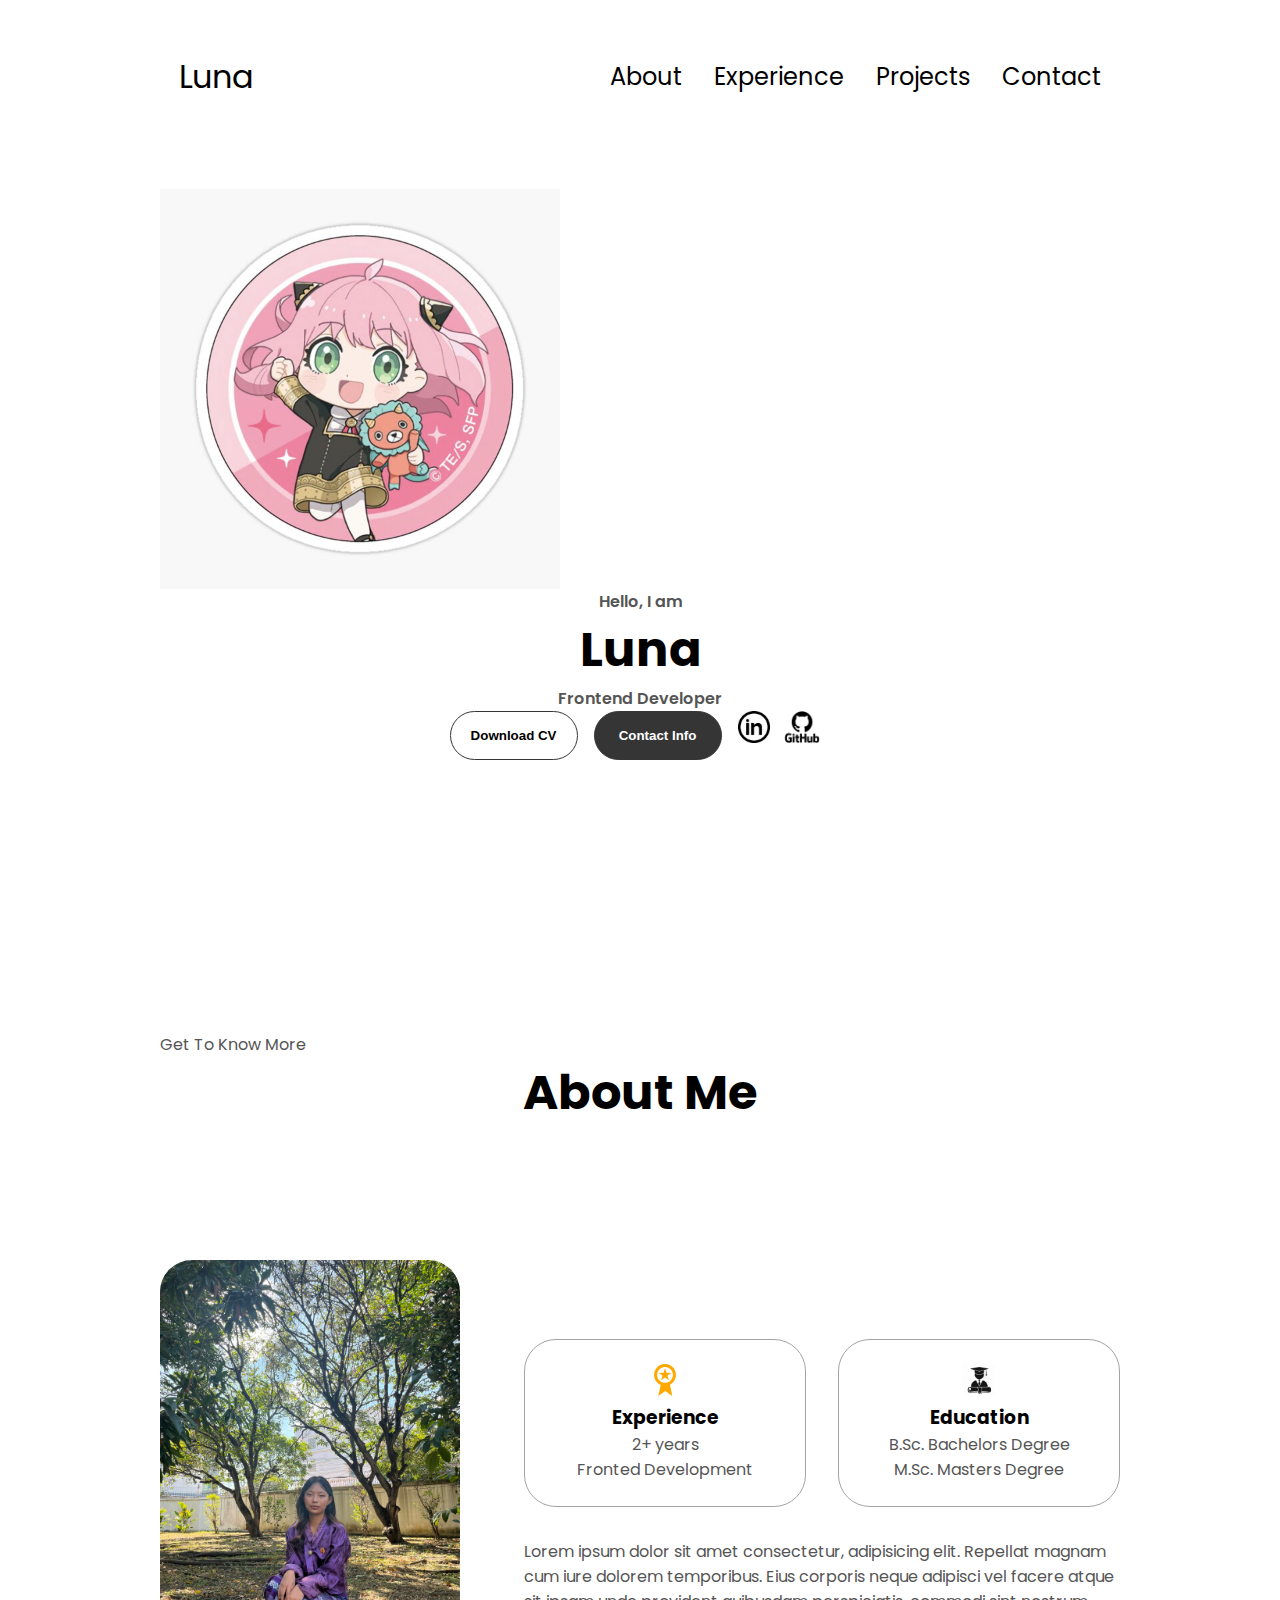
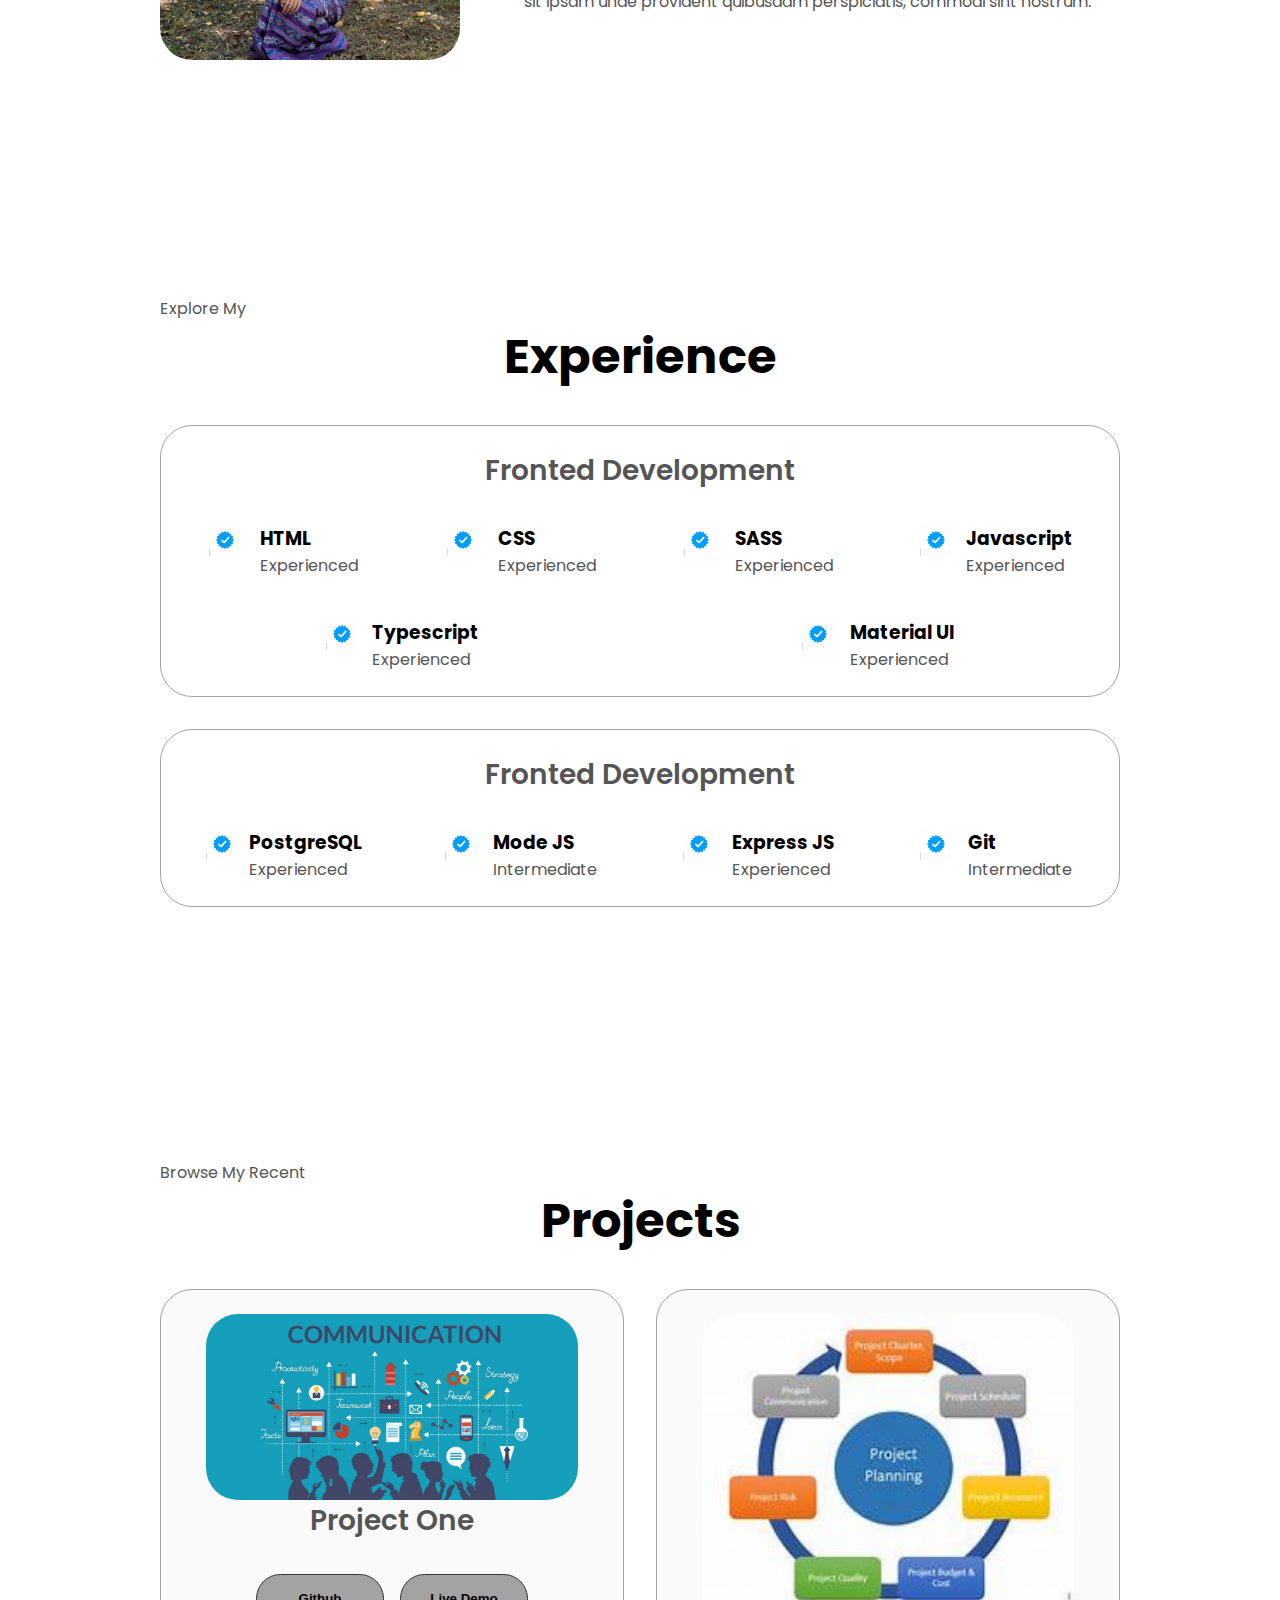
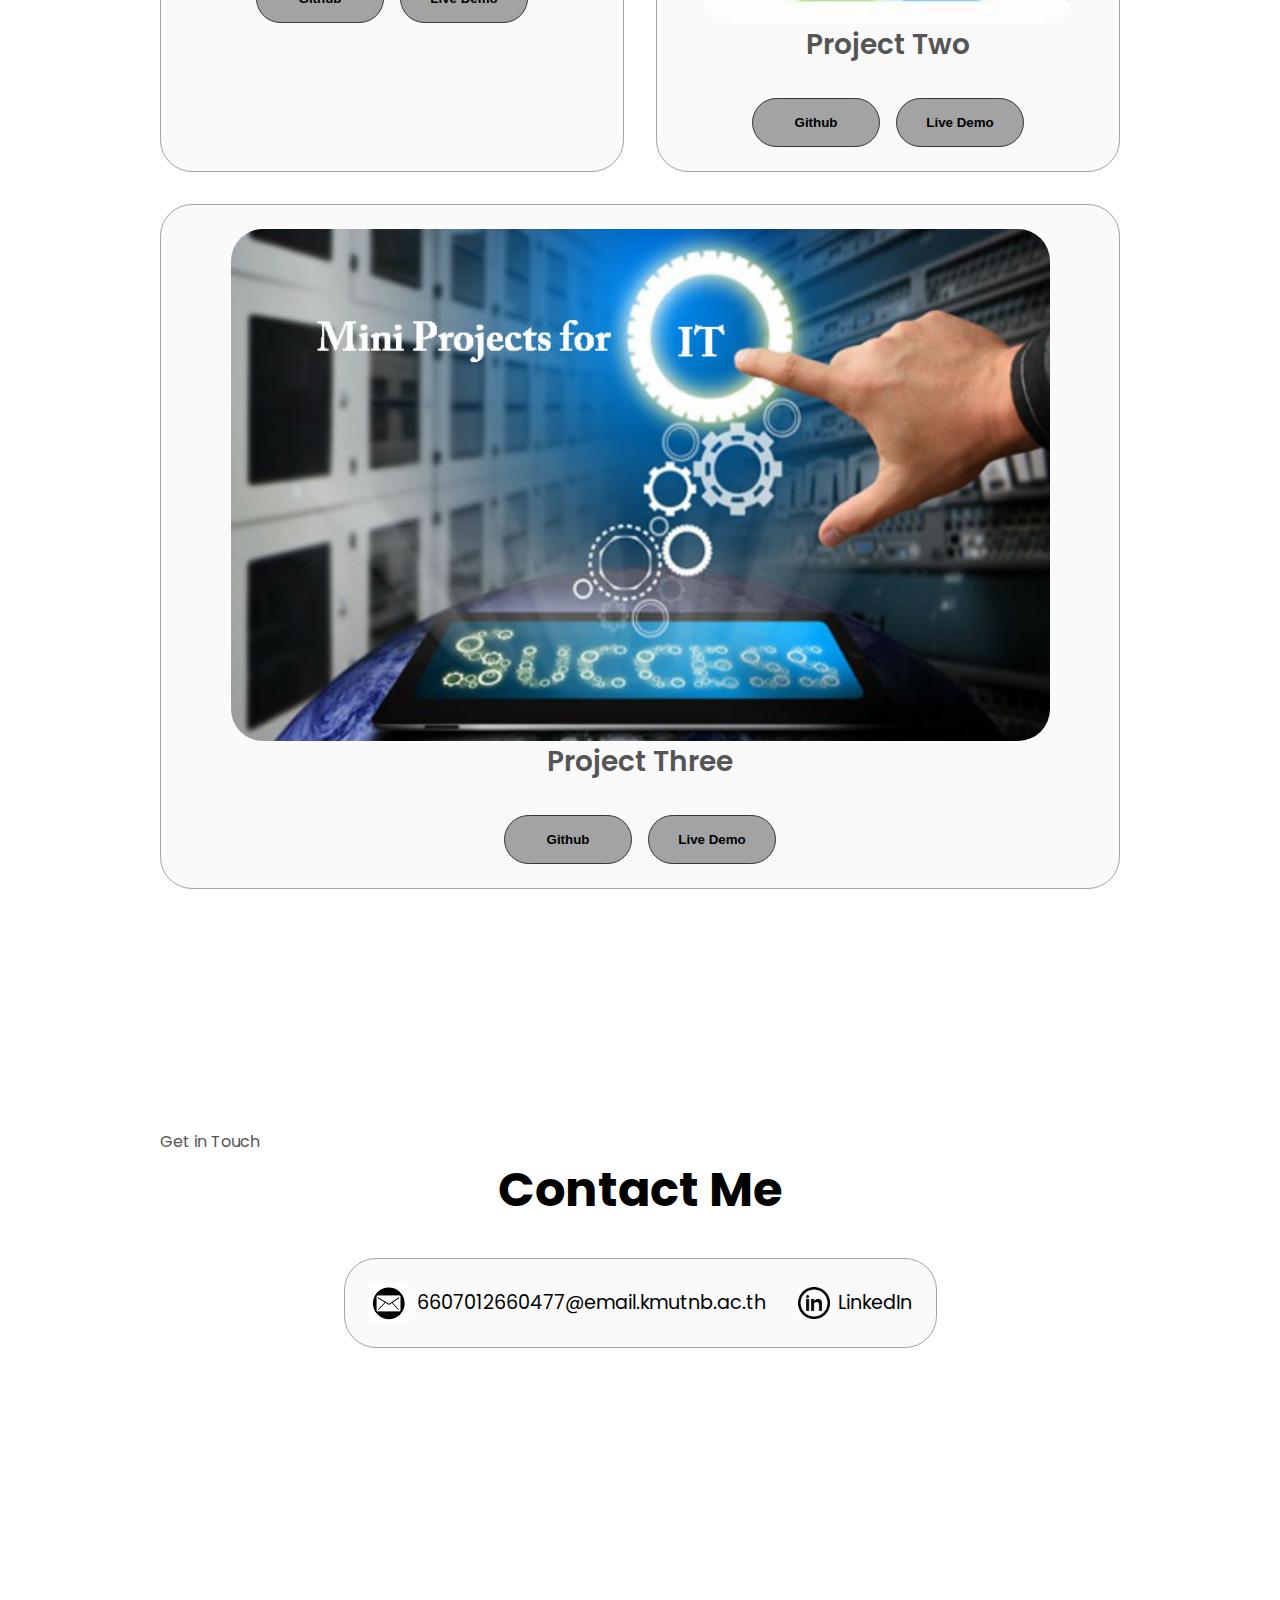
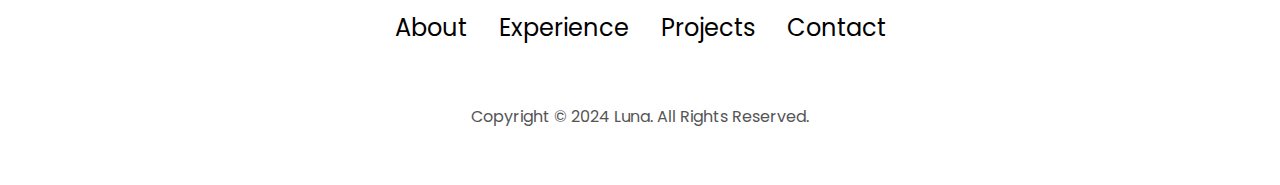
<file: lab4_Responsive personal portfolio/assets/My Portfolio.html>
<!DOCTYPE html>
<!-- saved from url=(0077)http://127.0.0.1:5501/lab4_Responsive%20personal%20portfolio/index.html#about -->
<html lang="en"><head><meta http-equiv="Content-Type" content="text/html; charset=UTF-8">
    
    <meta name="viewport" content="width=device-width, initial-scale=1.0">
    <title>My Portfolio</title>
    <link rel="stylesheet" href="./My Portfolio_files/style.css">
    <link rel="stylesheet" href="./My Portfolio_files/mediaqueries.css">
</head>

<body>
    <nav id="desktop-nav">
        <div class="logo">Luna</div>
        <div>
            <ul class="nav-links">
                <li>
                    <a href="http://127.0.0.1:5501/lab4_Responsive%20personal%20portfolio/index.html#about">About</a>
                </li>
                <li>
                    <a href="http://127.0.0.1:5501/lab4_Responsive%20personal%20portfolio/index.html#experience">Experience</a>
                </li>
                <li>
                    <a href="http://127.0.0.1:5501/lab4_Responsive%20personal%20portfolio/index.html#projects">Projects</a>
                </li>
                <li>
                    <a href="http://127.0.0.1:5501/lab4_Responsive%20personal%20portfolio/index.html#contact">Contact</a>
                </li>
            </ul>
        </div>
    </nav>
    <nav id="hamburger-nav">
        <div class="logo">Luna</div>
        <div class="hamburger-menu">
            <div class="hamburger-icon" onclick="toggleMenu()">
                <span></span>
                <span></span>
                <span></span>
            </div>
            <div class="menu-links">
                <li>
                    <a href="http://127.0.0.1:5501/lab4_Responsive%20personal%20portfolio/index.html#about" onclick="toggleMenu()">About</a>
                </li>
                <li>
                    <a href="http://127.0.0.1:5501/lab4_Responsive%20personal%20portfolio/index.html#experience" onclick="toggleMenu()">Experience</a>
                </li>
                <li>
                    <a href="http://127.0.0.1:5501/lab4_Responsive%20personal%20portfolio/index.html#projects%20onclick=" togglemenu()="" ""="">Projects</a>
                </li>
                <li>
                    <a href="http://127.0.0.1:5501/lab4_Responsive%20personal%20portfolio/index.html#contact%20onclick=" togglemenu()="" ""="">Contact</a>
                </li>
            </div>
        </div>
    </nav>
    <section id="profile">
        <div class="section__pic-container">
            <img src="./My Portfolio_files/profile-pic.jpg" alt="Luna">
        </div>
        <div class="section__text">
            <p class="section__text__p1">Hello, I am</p>
            <h1 class="title">Luna</h1>
            <p class="section__text__p2">Frontend Developer</p>
            <div class="btn-container">
                <button class="btn btn-color-2" onclick="window.open(&#39; ./assets/resume.jpg &#39;) ">
                    Download CV</button>
                <button class="btn btn-color-1" onclick="location.href=&#39;./#contact &#39; ">
                        Contact Info</button>
                <div id="Socials-container">
                    <img src="./My Portfolio_files/linkedin.jpg" alt="My Linkedin Profile" class="icon" onclick="location.href=&#39;https:linkedin.com/ &#39;" "="">
                    <img src="./My Portfolio_files/github.jpg" alt="My Github Profile " class="icon " onclick="location.href=&#39;https:github.com/ &#39; " "="">
                </div>
            </div>
        </div>
    </section>
    <section id="about">
        <p class="section__text__p1">Get To Know More</p>
        <h1 class="title">About Me</h1>
        <div class="section-container">
            <div class="section__pic-container">
                <img src="./My Portfolio_files/profile.jpg" alt="Profile picture" class="about-pic">
            </div>
            <div class="about-details-container">
                <div class="about-containers">
                    <div class="details-container">
                        <img src="./My Portfolio_files/experience.jpg" alt="experience icon" class="icon">
                        <h3>Experience</h3>
                        <p>2+ years <br>Fronted Development</p>
                    </div>
                    <div class="details-container">
                        <img src="./My Portfolio_files/education.jpg" alt="education icon" class="icon">
                        <h3>Education</h3>
                        <p>B.Sc. Bachelors Degree<br>M.Sc. Masters Degree</p>
                    </div>
                </div>
                <div class="text-container">
                    <p>Lorem ipsum dolor sit amet consectetur, adipisicing elit. Repellat magnam cum iure dolorem temporibus. Eius corporis neque adipisci vel facere atque sit ipsam unde provident quibusdam perspiciatis, commodi sint nostrum.
                    </p>
                </div>
            </div>
        </div>
    </section>
    <section id=" experience ">
        <p class="section__text__p1 ">Explore My
        </p>
        <h1 class="title ">Experience</h1>
        <div class="experience-details-container ">
            <div class="about-containers ">
                <div class="details-container ">
                    <h2 class="experience-sub-title ">Fronted Development</h2>
                    <div class="article-container ">
                        <article>
                            <img src="./My Portfolio_files/checkmark.jpg" alt="experience icon " class="icon ">
                            <div>
                                <h3>HTML</h3>
                                <p>Experienced</p>
                            </div>
                        </article>
                        <article>
                            <img src="./My Portfolio_files/checkmark.jpg" alt="experience icon " class="icon ">
                            <div>
                                <h3>CSS</h3>
                                <p>Experienced</p>
                            </div>
                        </article>
                        <article>
                            <img src="./My Portfolio_files/checkmark.jpg" alt="experience icon " class="icon ">
                            <div>
                                <h3>SASS</h3>
                                <p>Experienced</p>
                            </div>
                        </article>
                        <article>
                            <img src="./My Portfolio_files/checkmark.jpg" alt="experience icon " class="icon ">
                            <div>
                                <h3>Javascript</h3>
                                <p>Experienced</p>
                        </div></article>
                        <article>
                            <img src="./My Portfolio_files/checkmark.jpg" alt="experience icon " class="icon ">
                            <div>
                                <h3>Typescript</h3>
                                <p>Experienced</p>
                        </div></article>
                        <article>
                            <img src="./My Portfolio_files/checkmark.jpg" alt="experience icon " class="icon ">
                            <div>
                                <h3>Material UI</h3>
                                <p>Experienced</p>
                            </div>
                        </article>
                        </div>
                        </div>
                    </div>
                </div>
                <div class="details-container ">
                    <h2 class="experience-sub-title ">Fronted Development</h2>
                    <div class="article-container ">
                        <article>
                            <img src="./My Portfolio_files/checkmark.jpg" alt="experience icon " class="icon ">
                            <div>
                                <h3>PostgreSQL</h3>
                                <p>Experienced</p>
                            </div>
                        </article>
                        <article>
                            <img src="./My Portfolio_files/checkmark.jpg" alt="experience icon " class="icon ">
                            <div>
                                <h3>Mode JS</h3>
                                <p>Intermediate</p>
                            </div>
                        </article>
                        <article>
                            <img src="./My Portfolio_files/checkmark.jpg" alt="experience icon " class="icon ">
                            <div>
                                <h3>Express JS</h3>
                                <p>Experienced</p>
                            </div>
                        </article>
                        <article>
                            <img src="./My Portfolio_files/checkmark.jpg" alt="experience icon " class="icon ">
                            <div>
                                <h3>Git</h3>
                                <p>Intermediate</p>
                            </div>
                        </article>
                    </div>
                </div>
            
        

    </section>
    <section id="projects ">
        <p class="section__text__p1 ">Browse My Recent</p>
        <h1 class="title ">Projects</h1>
        <div class="experience-details-container ">
            <div class="about-containers ">
                <div class="details-container color-container ">
                    <div class="article-container ">
                        <img src="./My Portfolio_files/project-1.png" alt="Project 1 " class="project-img ">
                    </div>
                    <h2 class="experience-sub-title project-title ">Project One</h2>
                    <div class="btn-container ">
                        <button class="btn btn-color-2 project-btn " onclick="location.href=&#39;https://githu.com/&#39; ">Github</button>
                        <button class="btn btn-color-2 project-btn " onclick="location.href=&#39;https://githu.com/&#39; ">Live Demo</button>

                    </div>
                </div>
                <div class="details-container color-container ">
                    <div class="article-container ">
                        <img src="./My Portfolio_files/project-2.png" alt="Project 2 " class="project-img ">
                    </div>
                    <h2 class="experience-sub-title project-title ">Project Two</h2>
                    <div class="btn-container ">
                        <button class="btn btn-color-2 project-btn " onclick="location.href=&#39;https://githu.com/&#39; ">Github</button>
                        <button class="btn btn-color-2 project-btn " onclick="location.href=&#39;https://githu.com/&#39; ">Live Demo</button>

                    </div>
                </div>
                <div class="details-container color-container ">
                    <div class="article-container ">
                        <img src="./My Portfolio_files/project-3.png" alt="Project 3 " class="project-img ">
                    </div>
                    <h2 class="experience-sub-title project-title ">Project Three</h2>
                    <div class="btn-container ">
                        <button class="btn btn-color-2 project-btn " onclick="location.href=&#39;https://githu.com/&#39; ">Github</button>
                        <button class="btn btn-color-2 project-btn " onclick="location.href=&#39;https://githu.com/&#39; ">Live Demo</button>
                    </div>
                </div>
            </div>
    </div></section>
    <section id="contact">
        <p class="section_text_p1">Get in Touch</p>
        <h1 class="title">Contact Me</h1>
        <div class="contact-info-upper-container">
            <div class="contact-info-container">
                <img src="./My Portfolio_files/email-icon.png" alt="email-icon" class="icon contact-icon email-icon">
                <p>
                    <a href="mailto:6607012660477@email.kmutnb.ac.th">6607012660477@email.kmutnb.ac.th</a>
                </p>
            </div>
            <div class="contact-info-container">
                <img src="./My Portfolio_files/linkedin.png" alt="LinkedIn icon" class="icon contact-icon">
                <p>
                    <a href="https://www.linkedin.com/">LinkedIn</a>
                </p>
            </div>
        </div>
    </section>
    <footer>
        <nav>
            <div class="nav-links-container">
                <ul class="nav-links">
                    <li>
                        <a href="http://127.0.0.1:5501/lab4_Responsive%20personal%20portfolio/index.html#about">About</a>
                    </li>
                    <li>
                        <a href="http://127.0.0.1:5501/lab4_Responsive%20personal%20portfolio/index.html#experience">Experience</a>
                    </li>
                    <li>
                        <a href="http://127.0.0.1:5501/lab4_Responsive%20personal%20portfolio/index.html#projects">Projects</a>
                    </li>
                    <li>
                        <a href="http://127.0.0.1:5501/lab4_Responsive%20personal%20portfolio/index.html#contact">Contact</a>
                    </li>
                </ul>
            </div>
        </nav>
        <p>Copyright © 2024 Luna. All Rights Reserved.</p>
    </footer>
    <script src="./My Portfolio_files/script.js.download"></script>
<!-- Code injected by live-server -->
<script>
	// <![CDATA[  <-- For SVG support
	if ('WebSocket' in window) {
		(function () {
			function refreshCSS() {
				var sheets = [].slice.call(document.getElementsByTagName("link"));
				var head = document.getElementsByTagName("head")[0];
				for (var i = 0; i < sheets.length; ++i) {
					var elem = sheets[i];
					var parent = elem.parentElement || head;
					parent.removeChild(elem);
					var rel = elem.rel;
					if (elem.href && typeof rel != "string" || rel.length == 0 || rel.toLowerCase() == "stylesheet") {
						var url = elem.href.replace(/(&|\?)_cacheOverride=\d+/, '');
						elem.href = url + (url.indexOf('?') >= 0 ? '&' : '?') + '_cacheOverride=' + (new Date().valueOf());
					}
					parent.appendChild(elem);
				}
			}
			var protocol = window.location.protocol === 'http:' ? 'ws://' : 'wss://';
			var address = protocol + window.location.host + window.location.pathname + '/ws';
			var socket = new WebSocket(address);
			socket.onmessage = function (msg) {
				if (msg.data == 'reload') window.location.reload();
				else if (msg.data == 'refreshcss') refreshCSS();
			};
			if (sessionStorage && !sessionStorage.getItem('IsThisFirstTime_Log_From_LiveServer')) {
				console.log('Live reload enabled.');
				sessionStorage.setItem('IsThisFirstTime_Log_From_LiveServer', true);
			}
		})();
	}
	else {
		console.error('Upgrade your browser. This Browser is NOT supported WebSocket for Live-Reloading.');
	}
	// ]]>
</script>


</body></html>
</file>
<file: lab4_Responsive personal portfolio/assets/My Portfolio_files/style.css>
@import url('https://fonts.googleapis.com/css2?family=Poppins:ital,wght@0,300;0,500;1,400&display=swap');
* {
    margin: 0;
    padding: 0;
}

body {
    font-family: 'Poppins', sans-serif;
}

html {
    scroll-behavior: smooth;
}

p {
    color: rgb(85, 85, 85);
}


/*transition*/

a,
.btn {
    transition: all 300ms ease;
}


/*Desktop nav*/

nav,
.nav-links {
    display: flex;
}

nav {
    justify-content: space-around;
    align-items: center;
    height: 17vh;
}

.nav-links {
    gap: 2rem;
    list-style: none;
    font-size: 1.5rem;
}

a {
    color: black;
    text-decoration: none;
    text-decoration-color: white;
}

a:hover {
    color: grey;
    text-decoration: underline;
    text-decoration-color: rgb(181, 181, 181);
}

.logo {
    font-size: 2rem;
}

.logo:hover {
    cursor: default;
}


/*hamburger menu*/

#hamburger-nav {
    display: none;
}

.hamburger-menu {
    position: relative;
    display: inline-block;
}

.hamburger-icon {
    display: flex;
    flex-direction: column;
    justify-content: space-between;
    height: 24px;
    width: 30px;
    cursor: pointer;
}

.hamburger-icon span {
    width: 100%;
    height: 2px;
    background-color: black;
    transition: all 0.3 ease-in-out;
}

.menu-links {
    position: absolute;
    top: 100%;
    right: 0;
    background-color: white;
    width: fit-content;
    max-height: 0;
    overflow: hidden;
    transition: all 0.3 ease-in-out;
}

.menu-links a {
    display: block;
    padding: 10px;
    text-align: center;
    font-size: 1.5rem;
    color: black;
    text-decoration: none;
    transition: all 0.3 ease-in-out;
}

.menu-links li {
    list-style: none;
}

.menu-links.open {
    max-height: 300px;
}

.hamburger-icon.open span:first-child {
    transform: rotate(45deg) translate(10px, 5px);
}

.hamburger-icon.open span:nth-child(2) {
    opacity: 0;
}

.hamburger-icon.open span:last-child {
    transform: rotate(-45deg) translate(10px, -5px);
}

.hamburger.icon span:first-child {
    transform: none;
}

.hamburger.icon span:first-child {
    opacity: 1;
}

.hamburger.icon span:first-child {
    transform: none;
}


/*sections*/

section {
    padding-top: 4vh;
    height: 96vh;
    margin: 0 10rem;
    box-sizing: border-box;
    min-height: fit-content;
}

.section-container {
    display: flex;
}

profile {
    display: flex;
    justify-content: center;
    gap: 5rem;
    height: 80vh;
}

.section__pic-container {
    display: flex;
    height: 400px;
    width: 400px;
    margin: auto o;
}

.section__text {
    align-self: center;
    text-align: center;
}

.section__text p {
    font-weight: 600;
}

.second__text__p1 {
    text-align: center;
}

.second__text__p2 {
    font-size: 1.75rem;
    margin-bottom: 1rem;
}

.title {
    font-size: 3rem;
    text-align: center;
}

#socials-container {
    display: flex;
    justify-content: center;
    margin-top: 1rem;
    gap: 1rem;
}


/*ICONS*/

.icon {
    cursor: pointer;
    height: 2rem;
}


/*BUTTONS*/

.btn-container {
    display: flex;
    justify-content: center;
    gap: 1rem;
}

.btn {
    font-weight: 600;
    transition: all 300ms ease;
    padding: 1rem;
    width: 8rem;
    border-radius: 2rem;
}

.btn-color-1,
.btn-color-2 {
    border: rgb(53, 53, 53) 0.1rem solid;
}

.btn-color-1:hover,
.btn-color-2:hover {
    cursor: pointer;
}

.btn-color-1,
.btn-color-2 :hover {
    background: rgb(53, 53, 53);
    color: white;
}

.btn-color-1:hover {
    background: rgb(0, 0, 0);
}

.btn-color-2 {
    background: none;
}

.btn-color-2:hover {
    border: rgba(255, 255, 255) 0.1rem solid;
}

.btn-container {
    gap: 1rem;
}


/*ABOUT SECTION*/

#about {
    position: relative;
}

.about-containers {
    gap: 2rem;
    margin-bottom: 2rem;
    margin-top: 2rem;
}

.about-details-container {
    justify-content: center;
    flex-direction: column;
}

.about-containers,
.about-details-container {
    display: flex;
}

.about-pic {
    border-radius: 2rem;
}

.details-container {
    padding: 1.5rem;
    flex: 1;
    background: white;
    border-radius: 2rem;
    border: rgb(53, 53, 53)0.1rem solid;
    border-color: rgb(163, 163, 163);
    text-align: center;
}

.section-container {
    gap: 4rem;
    height: 80%;
}

.section__pic-container {
    height: 400px;
    width: 400px;
    margin: auto 0;
}


/*EXPERIENCE*/

#experience {
    position: relative;
    flex-direction: column;
}

.experience-sub-title {
    color: rgb(85, 85, 85);
    font-weight: 600;
    font-size: 1.75rem;
    margin-bottom: 2rem;
}

.experience-details-container {
    display: flex;
    justify-content: center;
    flex-direction: column;
}

.article-container {
    display: flex;
    text-align: initial;
    flex-wrap: wrap;
    flex-direction: row;
    gap: 2.5rem;
    justify-content: space-around;
}

article {
    display: flex;
    width: 10rem;
    justify-content: space-around;
    gap: 0.5rem;
}

article .icon {
    cursor: default;
}


/*PROJECT*/

projects {
    position: relative;
}

.color-container {
    border-color: rgb(163, 163, 163);
    background: rgb(250, 250, 250);
}

.project-img {
    border-radius: 2rem;
    width: 90%;
    height: 90%;
}

.project.title {
    margin: 1rem;
    color: black;
}

.project-btn {
    color: black;
    background: rgb(163, 163, 163);
}


/*CONTACT*/

#contact {
    display: flex;
    justify-content: center;
    flex-direction: column;
    height: 70vh;
}

.contact-info-upper-container {
    display: flex;
    justify-content: center;
    border-radius: 2rem;
    border: rgb(53, 53, 53)0.1rem solid;
    border-color: rgb(163, 163, 163);
    background: rgb(250, 250, 250);
    margin: 2rem auto;
    padding: 0.5rem;
}

.contact-info-container {
    display: flex;
    align-items: center;
    justify-content: center;
    gap: 0.5rem;
    margin: 1rem;
}

.contact-info-container p {
    font-size: larger;
}

.contact-icon {
    cursor: default;
}

.email-icon {
    height: 2.5rem;
}


/*FOOTER SECTION*/

footer {
    height: 26vh;
    margin: 0 1rem;
}

footer p {
    text-align: center;
}
</file>
<file: lab4_Responsive personal portfolio/assets/My Portfolio_files/mediaqueries.css>
@media screen and (max-width:1400px) {
    #profile {
        height: 83vh;
        margin-bottom: 6rem;
    }
    .about-containers {
        flex-wrap: wrap;
    }
}

@media screen and (max-width:1200px) {
    #desktop-nav {
        display: none;
    }
    #hamburger-nav {
        display: flex;
    }
    #experience,
    .experience-details-container {
        margin-top: 2rem;
    }
    #profile,
    .section-container {
        display: block;
    }
    .arrow {
        display: none;
    }
    section,
    .section-container {
        height: fit-content;
    }
    section {
        margin: 0 5%;
    }
    .section__pic-container {
        width: 2 75px;
        height: 275px;
        margin: 0 auto 2rem;
    }
    .about-containers {
        margin-top: 0;
    }
}

@media screen and (max-width:600px) {
    #contact,
    footer {
        height: 40vh;
    }
    #profile {
        height: 83 vh;
        margin-bottom: 0;
    }
    article {
        font-size: 1rem;
    }
    footer nav {
        height: fit-content;
        margin-bottom: 2rem;
    }
    .about-containers,
    .contact-info-upper-container,
    .btn-container {
        flex-wrap: wrap;
    }
    .contact-info-container {
        margin: 0;
    }
    .contact-info-container p,
    .nav-links li a {
        font-size: 1rem;
    }
    .experience-sub-title {
        font-size: 1.25rem;
    }
    .logo {
        font-size: 1.5rem;
    }
    .nav-links {
        flex-direction: column;
        gap: 0.5rem;
        text-align: center;
    }
    .section_pic-container {
        width: auto;
        height: 46vw;
        justify-content: center
    }
    .section__text__p2 {
        font-size: 1.25rem;
    }
    .title {
        font-size: 2rem;
    }
    .text-container {
        text-align: justify;
    }
}
</file>
